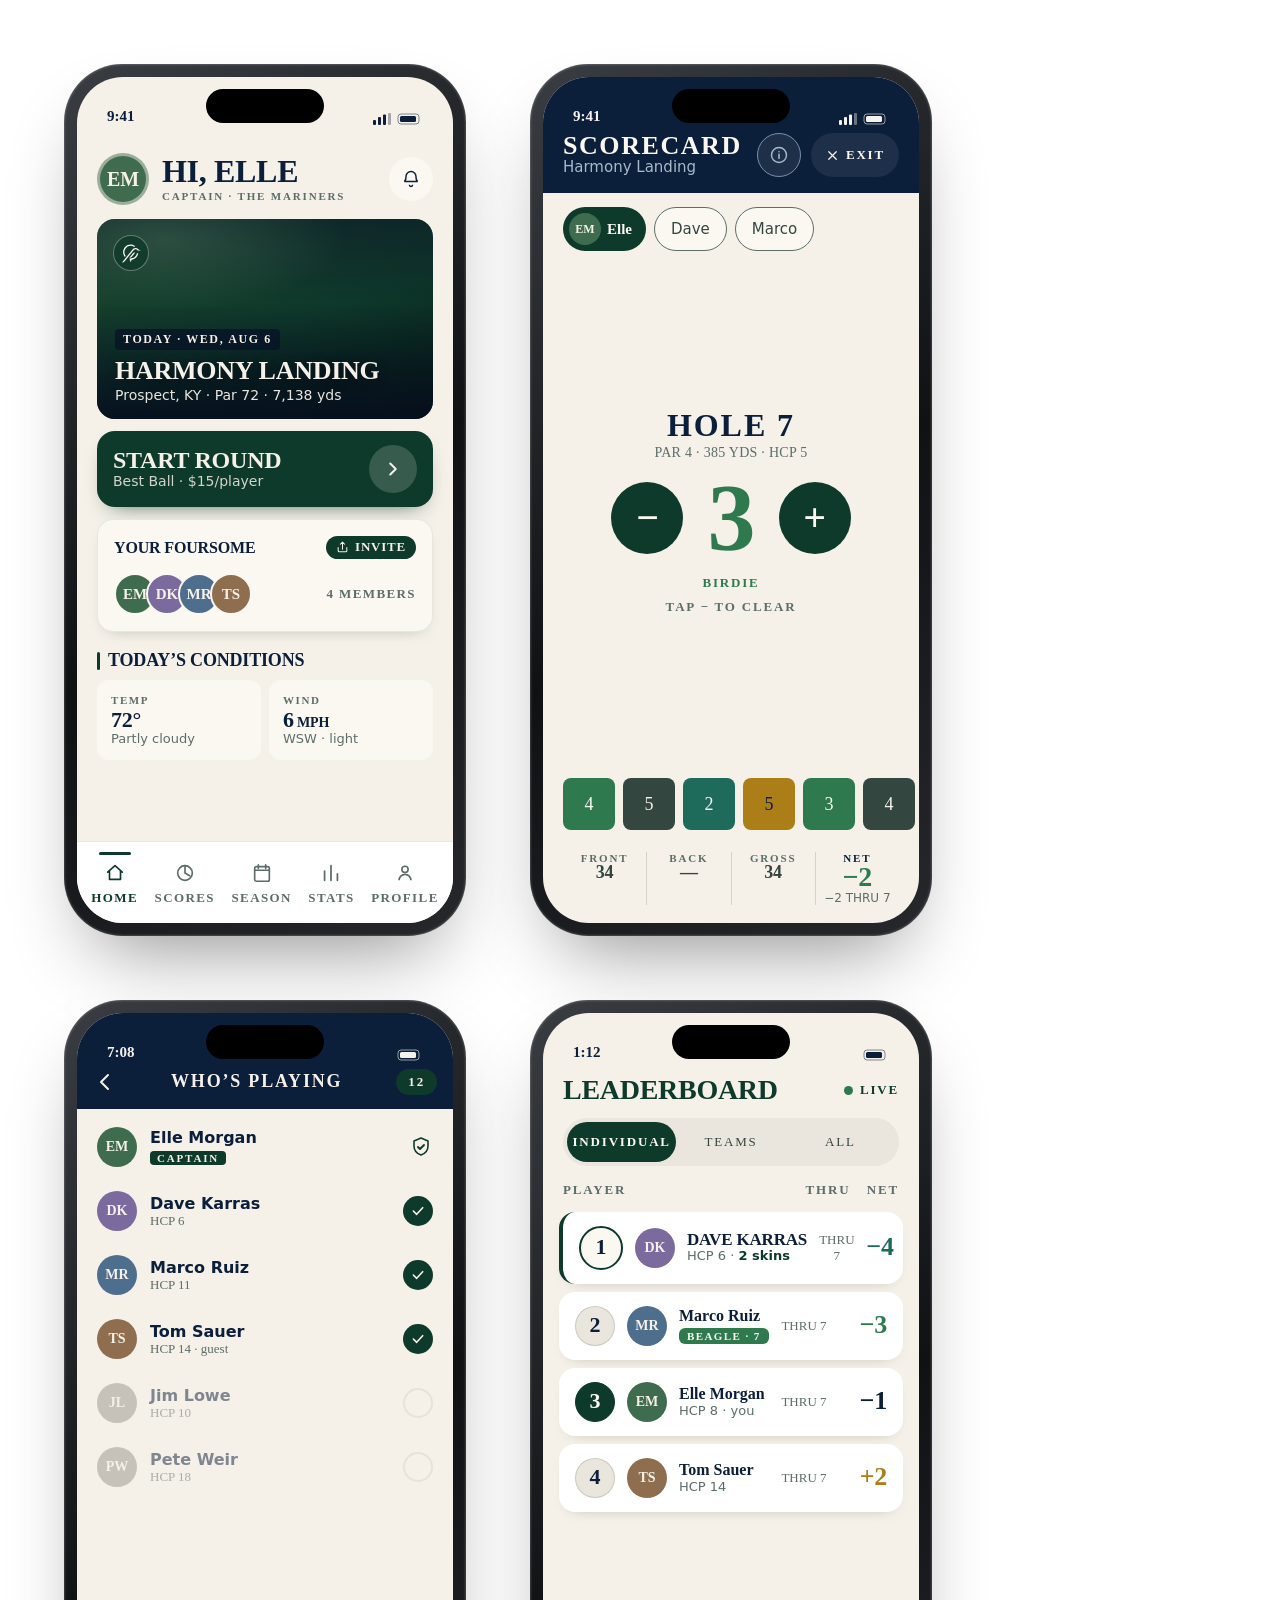
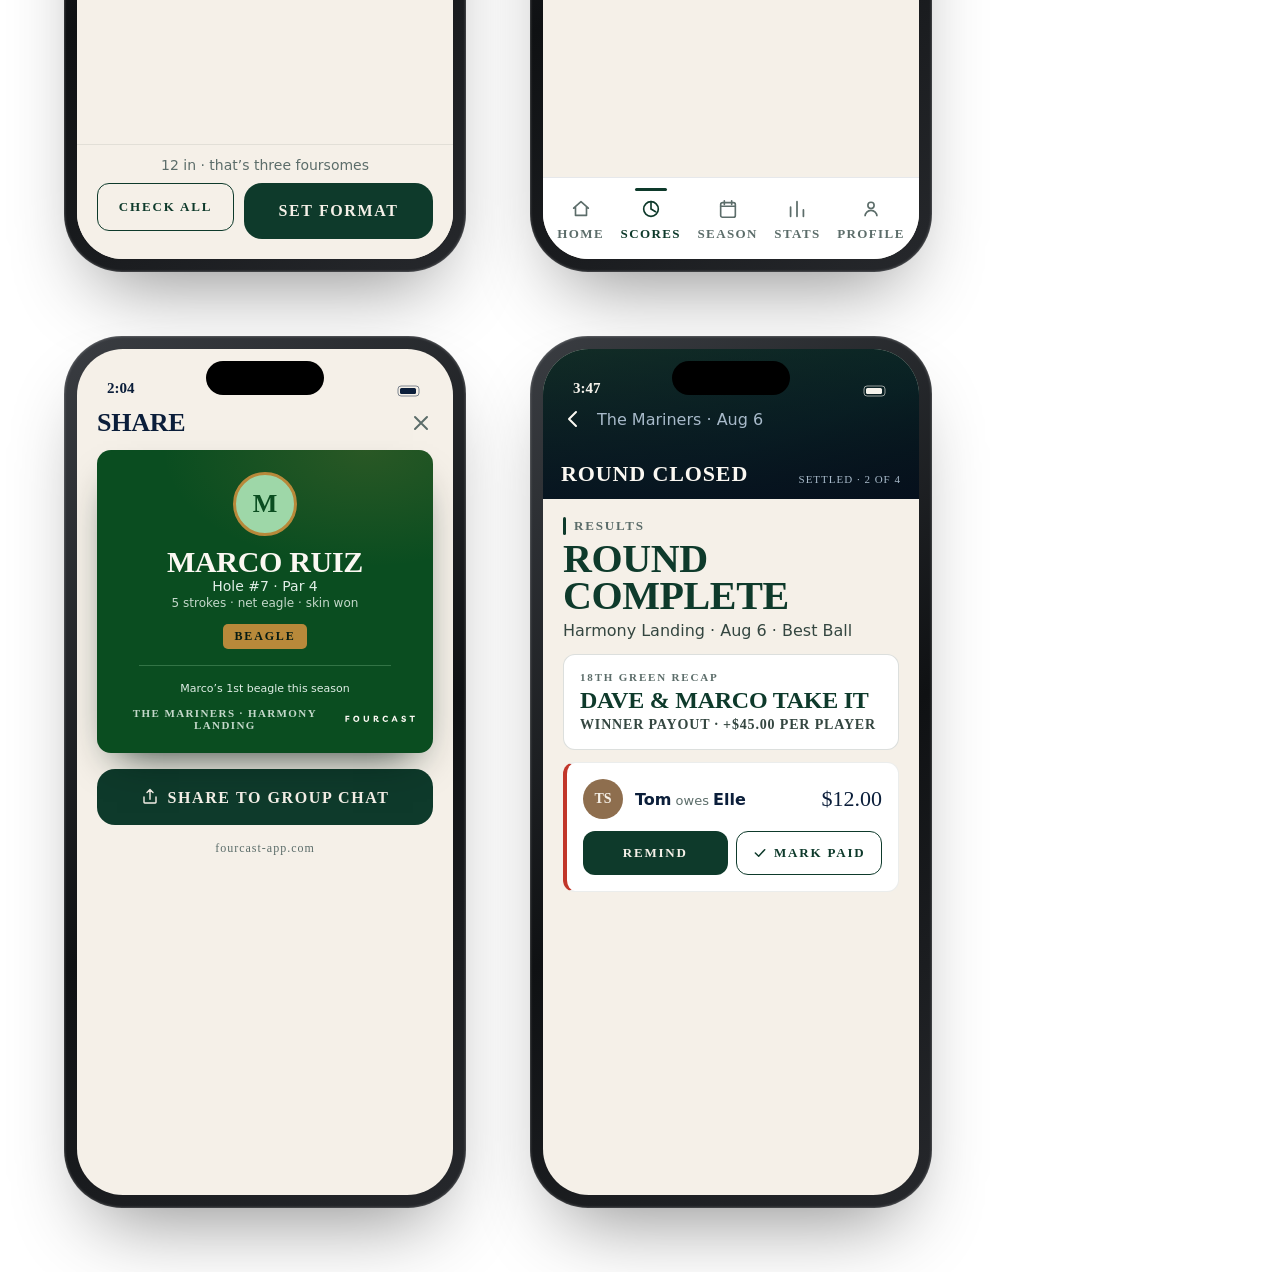
<file: marketing/framer/mockups.html>
<!doctype html>
<html lang="en">
<head>
<meta charset="utf-8" />
<style>
  :root{
    --bone:#F5F0E8; --boneRaised:#FBF8F2; --boneSunk:#EAE6DD; --white:#FFFFFF;
    --pine:#0E3A2B; --pineMid:#1E4A2E; --pineDeep:#061B13;
    --navy:#0B1E3A; --navyDeep:#060E1E; --navyCard:#141B34; --navyRaised:#132A4A;
    --flag:#C1362A; --brass:#B8893A; --brassLight:#D4A84B;
    --eagle:#1E6B5C; --birdie:#2E7A4E; --birdieDk:#9ED7A8; --bogey:#AC7E18; --double:#C53D29;
    --ink:#0B1E3A; --ink2:#344640; --ink3:#5C6D6A; --inkFaint:#A8B4AB;
    --inkNavy:#7890A4; --inkNavyMuted:#A8BACA; --onDark:#F5F2EB;
    --rule:rgba(10,29,20,0.08); --ruleMid:rgba(10,29,20,0.14);
  }
  *{box-sizing:border-box;margin:0;padding:0;-webkit-font-smoothing:antialiased;}
  body{background:#fff;font-family:'Inter',system-ui,sans-serif;}
  .sheet{display:flex;flex-wrap:wrap;gap:64px;padding:64px;align-items:flex-start;}

  /* device */
  .device{width:402px;height:872px;border-radius:58px;padding:13px;
    background:linear-gradient(145deg,#3a3d42,#0f1113 55%,#26282c);
    box-shadow:0 40px 80px -30px rgba(0,0,0,.45),inset 0 0 3px rgba(255,255,255,.4);position:relative;}
  .screen{position:relative;width:100%;height:100%;border-radius:46px;overflow:hidden;
    background:var(--bone);display:flex;flex-direction:column;}
  .island{position:absolute;top:12px;left:50%;transform:translateX(-50%);width:118px;height:34px;background:#000;border-radius:20px;z-index:40;}
  .statusbar{height:56px;flex:0 0 auto;display:flex;align-items:flex-end;justify-content:space-between;
    padding:0 30px 8px;font-size:15px;font-weight:600;color:var(--ink);z-index:30;font-family:'Inter';}
  .statusbar.dark{color:var(--onDark);}
  .sb{display:flex;align-items:center;gap:6px;}

  /* type helpers */
  .disp{font-family:'Barlow Condensed';font-weight:700;text-transform:uppercase;line-height:.95;letter-spacing:-.01em;color:var(--ink);}
  .lbl{font-family:'Inter';font-weight:700;font-size:13px;letter-spacing:1.82px;text-transform:uppercase;}
  .eyebrow{font-family:'Inter';font-weight:700;font-size:11px;letter-spacing:1.82px;text-transform:uppercase;}
  .mono{font-family:'JetBrains Mono';font-variant-numeric:tabular-nums;}
  .body{flex:1 1 auto;overflow:hidden;}
  .pad{padding:0 20px;}

  .tabbar{flex:0 0 auto;height:82px;background:var(--white);border-top:1px solid rgba(11,30,58,.10);
    display:flex;justify-content:space-around;padding:10px 6px 0;}
  .tab{display:flex;flex-direction:column;align-items:center;gap:6px;color:var(--ink3);}
  .tab .lab{font-family:'Barlow Condensed';font-weight:700;font-size:13px;letter-spacing:1.4px;text-transform:uppercase;}
  .tab.active{color:var(--pine);} .tab svg{width:22px;height:22px;}
  .tab .strip{width:32px;height:3px;border-radius:2px;background:transparent;margin-bottom:1px;}
  .tab.active .strip{background:var(--pine);}

  .avatar{border-radius:50%;flex:0 0 auto;display:flex;align-items:center;justify-content:center;
    font-family:'Inter';font-weight:700;color:var(--bone);}
  .pill{display:inline-flex;align-items:center;gap:6px;border-radius:999px;}
  .cardshadow{box-shadow:0 6px 18px -12px rgba(6,27,19,.4);}
  .lbar{width:3px;height:18px;background:var(--pine);border-radius:2px;}
</style>
</head>
<body>
<div class="sheet">

<!-- ===================== 1 · HOME ===================== -->
<div class="device" id="s1"><div class="screen">
  <div class="island"></div>
  <div class="statusbar"><span>9:41</span><span class="sb">
    <svg width="18" height="12" viewBox="0 0 18 12"><rect x="0" y="7" width="3" height="5" rx="1" fill="#0B1E3A"/><rect x="5" y="4" width="3" height="8" rx="1" fill="#0B1E3A"/><rect x="10" y="1.5" width="3" height="10.5" rx="1" fill="#0B1E3A"/><rect x="15" y="0" width="3" height="12" rx="1" fill="#0B1E3A" opacity=".35"/></svg>
    <svg width="26" height="12" viewBox="0 0 26 12"><rect x="1" y="1" width="21" height="10" rx="3" stroke="#0B1E3A" stroke-opacity=".5" fill="none"/><rect x="3" y="3" width="16" height="6" rx="1.5" fill="#0B1E3A"/></svg>
  </span></div>
  <div class="body">
    <!-- greeting -->
    <div class="pad" style="display:flex;align-items:center;gap:13px;padding-top:20px;padding-bottom:14px;">
      <div class="avatar" style="width:52px;height:52px;background:#3F6C4E;font-size:20px;border:3px solid rgba(245,240,232,.5);">EM</div>
      <div style="flex:1;">
        <div class="disp" style="font-size:32px;color:var(--navy);">Hi, Elle</div>
        <div class="eyebrow" style="color:var(--ink3);margin-top:3px;">Captain · The Mariners</div>
      </div>
      <div style="width:44px;height:44px;border-radius:50%;background:var(--boneRaised);display:flex;align-items:center;justify-content:center;">
        <svg width="20" height="20" viewBox="0 0 24 24" fill="none"><path d="M6 9a6 6 0 0 1 12 0c0 5 2 6 2 6H4s2-1 2-6Z" stroke="#0B1E3A" stroke-width="1.7"/><path d="M10 19a2 2 0 0 0 4 0" stroke="#0B1E3A" stroke-width="1.7"/></svg>
      </div>
    </div>
    <!-- hero -->
    <div style="margin:0 20px;height:200px;border-radius:18px;overflow:hidden;position:relative;background:linear-gradient(160deg,#1E4A2E,#0E3A2B 55%,#061B13);">
      <div style="position:absolute;inset:0;background:
          radial-gradient(120% 80% at 20% 10%, rgba(158,215,168,.18), transparent 45%),
          linear-gradient(180deg, rgba(8,18,38,.55) 0%, rgba(8,18,38,.05) 42%, rgba(6,14,30,.92) 100%);"></div>
      <div style="position:absolute;top:16px;left:16px;width:36px;height:36px;border-radius:50%;background:rgba(14,58,43,.78);border:1px solid rgba(245,240,232,.35);display:flex;align-items:center;justify-content:center;">
        <svg viewBox="25 67 1448 1366" width="19" height="19"><path fill="#FBF8F2" d="M 239.351562 1011.988281 C 204.101562 968.167969 175.519531 920.53125 154.558594 869.085938 C 125.980469 799.539062 110.734375 724.277344 110.734375 647.105469 C 110.734375 487.054688 175.519531 342.246094 280.316406 237.449219 C 385.113281 132.652344 529.921875 67.867188 689.976562 67.867188 C 749.042969 67.867188 808.109375 77.394531 865.273438 95.496094 C 921.480469 113.597656 975.785156 140.273438 1024.371094 174.570312 L 967.210938 256.5 C 926.246094 227.921875 882.421875 206.007812 835.738281 190.765625 C 789.054688 176.476562 740.46875 168.855469 690.929688 168.855469 C 558.503906 168.855469 438.464844 222.203125 351.769531 308.898438 C 265.074219 395.59375 211.722656 515.636719 211.722656 648.058594 C 211.722656 711.890625 224.105469 774.769531 247.925781 831.929688 C 263.167969 867.179688 282.222656 901.476562 305.085938 932.917969 L 241.253906 1011.988281 Z M 1263.5 722.371094 C 1245.398438 863.371094 1176.804688 987.21875 1077.722656 1076.773438 C 990.074219 1155.847656 879.5625 1208.246094 757.617188 1222.535156 L 739.515625 1274.933594 L 689.023438 1423.554688 C 654.726562 1322.570312 619.476562 1224.441406 585.179688 1124.410156 C 752.855469 1124.410156 866.226562 1133.933594 1011.035156 1003.414062 C 1090.109375 931.964844 1145.363281 833.835938 1163.464844 722.371094 Z M 1032.945312 680.453125 L 756.664062 1022.46875 C 729.035156 1056.765625 690.929688 1074.867188 647.105469 1074.867188 L 587.085938 1074.867188 L 863.367188 732.851562 C 890.996094 698.554688 929.101562 680.453125 972.925781 680.453125 Z M 1235.871094 541.359375 C 1221.582031 511.824219 1201.574219 487.054688 1176.804688 468 C 1143.460938 442.277344 1102.492188 427.988281 1058.667969 429.890625 C 1020.5625 431.796875 989.121094 441.324219 960.542969 458.472656 C 931.007812 476.574219 904.332031 503.25 877.65625 537.546875 L 217.4375 1354.007812 C 175.519531 1405.453125 118.359375 1433.082031 52.621094 1433.082031 L 25.945312 1433.082031 L 799.535156 475.621094 C 832.878906 432.75 868.128906 398.453125 908.144531 373.683594 C 950.0625 347.960938 997.695312 332.71875 1053.90625 330.8125 C 1121.546875 327.953125 1185.378906 350.820312 1235.871094 389.878906 C 1260.640625 408.933594 1282.554688 431.796875 1300.65625 457.519531 L 1472.140625 495.628906 L 1334.953125 522.304688 L 1234.917969 542.3125 Z"/></svg>
      </div>
      <div style="position:absolute;left:18px;right:18px;bottom:16px;">
        <span class="mono" style="display:inline-block;background:rgba(8,18,38,.78);border-radius:4px;padding:3px 8px;font-size:12px;font-weight:700;letter-spacing:1.6px;color:var(--bone);">TODAY · WED, AUG 6</span>
        <div class="disp" style="font-size:26px;color:var(--bone);margin-top:9px;text-shadow:0 2px 12px rgba(0,0,0,.4);">Harmony Landing</div>
        <div style="font-size:14px;color:rgba(245,240,232,.95);margin-top:3px;">Prospect, KY · Par 72 · 7,138 yds</div>
      </div>
    </div>
    <!-- start round CTA -->
    <div style="margin:12px 20px 0;min-height:74px;border-radius:18px;background:var(--pine);display:flex;align-items:center;justify-content:space-between;padding:14px 16px;box-shadow:0 10px 22px -14px rgba(14,58,43,.9);">
      <div>
        <div class="disp" style="font-size:24px;color:var(--bone);">Start Round</div>
        <div style="font-size:14px;color:rgba(245,240,232,.85);font-weight:500;margin-top:2px;">Best Ball · $15/player</div>
      </div>
      <div style="width:48px;height:48px;border-radius:50%;background:rgba(245,240,232,.18);display:flex;align-items:center;justify-content:center;">
        <svg width="22" height="22" viewBox="0 0 24 24" fill="none"><path d="M9 6l6 6-6 6" stroke="#F5F0E8" stroke-width="2.2" stroke-linecap="round" stroke-linejoin="round"/></svg>
      </div>
    </div>
    <!-- foursome -->
    <div style="margin:12px 20px 0;background:var(--boneRaised);border:1px solid var(--rule);border-radius:16px;padding:16px;" class="cardshadow">
      <div style="display:flex;align-items:center;justify-content:space-between;">
        <div class="disp" style="font-size:16px;color:var(--navy);">Your Foursome</div>
        <span class="pill" style="background:var(--pine);padding:5px 10px;">
          <svg width="13" height="13" viewBox="0 0 24 24" fill="none"><path d="M4 12v6a2 2 0 0 0 2 2h12a2 2 0 0 0 2-2v-6M16 6l-4-4-4 4M12 2v13" stroke="#F5F0E8" stroke-width="1.9" stroke-linecap="round" stroke-linejoin="round"/></svg>
          <span class="disp" style="font-size:13px;color:var(--bone);letter-spacing:.06em;">Invite</span></span>
      </div>
      <div style="display:flex;align-items:center;gap:0;margin-top:14px;">
        <div class="avatar" style="width:42px;height:42px;background:#3F6C4E;font-size:15px;border:2px solid var(--boneRaised);">EM</div>
        <div class="avatar" style="width:42px;height:42px;background:#7A6A9E;font-size:15px;border:2px solid var(--boneRaised);margin-left:-10px;">DK</div>
        <div class="avatar" style="width:42px;height:42px;background:#4E6E8E;font-size:15px;border:2px solid var(--boneRaised);margin-left:-10px;">MR</div>
        <div class="avatar" style="width:42px;height:42px;background:#8E6E4E;font-size:15px;border:2px solid var(--boneRaised);margin-left:-10px;">TS</div>
        <span class="mono" style="margin-left:auto;font-size:13px;font-weight:700;letter-spacing:1.4px;color:var(--ink3);">4 MEMBERS</span>
      </div>
    </div>
    <!-- section -->
    <div class="pad" style="margin-top:20px;display:flex;align-items:center;gap:8px;">
      <div class="lbar"></div><div class="disp" style="font-size:18px;">Today’s Conditions</div>
    </div>
    <div class="pad" style="display:flex;gap:8px;margin-top:10px;">
      <div style="flex:1;background:var(--boneRaised);border-radius:12px;padding:14px;">
        <div class="lbl" style="font-size:11px;letter-spacing:1.6px;color:var(--ink3);">TEMP</div>
        <div class="disp mono" style="font-size:22px;color:var(--ink);margin-top:4px;">72°</div>
        <div style="font-size:13px;color:var(--ink3);">Partly cloudy</div>
      </div>
      <div style="flex:1;background:var(--boneRaised);border-radius:12px;padding:14px;">
        <div class="lbl" style="font-size:11px;letter-spacing:1.6px;color:var(--ink3);">WIND</div>
        <div class="disp mono" style="font-size:22px;color:var(--ink);margin-top:4px;">6<span style="font-size:14px;"> MPH</span></div>
        <div style="font-size:13px;color:var(--ink3);">WSW · light</div>
      </div>
    </div>
  </div>
  <div class="tabbar">
    <div class="tab active"><div class="strip"></div><svg viewBox="0 0 24 24" fill="none"><path d="M4 11l8-7 8 7M6 10v9h12v-9" stroke="#0E3A2B" stroke-width="1.8" stroke-linecap="round" stroke-linejoin="round"/></svg><span class="lab">Home</span></div>
    <div class="tab"><div class="strip"></div><svg viewBox="0 0 24 24" fill="none"><circle cx="12" cy="12" r="8" stroke="#5C6D6A" stroke-width="1.8"/><path d="M12 4v8l5 3" stroke="#5C6D6A" stroke-width="1.8" stroke-linecap="round"/></svg><span class="lab">Scores</span></div>
    <div class="tab"><div class="strip"></div><svg viewBox="0 0 24 24" fill="none"><rect x="4" y="5" width="16" height="16" rx="2" stroke="#5C6D6A" stroke-width="1.8"/><path d="M4 9h16M8 3v4M16 3v4" stroke="#5C6D6A" stroke-width="1.8" stroke-linecap="round"/></svg><span class="lab">Season</span></div>
    <div class="tab"><div class="strip"></div><svg viewBox="0 0 24 24" fill="none"><path d="M5 20V10M12 20V4M19 20v-7" stroke="#5C6D6A" stroke-width="1.9" stroke-linecap="round"/></svg><span class="lab">Stats</span></div>
    <div class="tab"><div class="strip"></div><svg viewBox="0 0 24 24" fill="none"><circle cx="12" cy="8" r="3.4" stroke="#5C6D6A" stroke-width="1.8"/><path d="M5.5 20a6.5 6.5 0 0 1 13 0" stroke="#5C6D6A" stroke-width="1.8"/></svg><span class="lab">Profile</span></div>
  </div>
</div></div>

<!-- ===================== 2 · SCORE ENTRY ===================== -->
<div class="device" id="s2"><div class="screen" style="background:var(--bone);">
  <div class="island"></div>
  <div style="background:var(--navy);">
    <div class="statusbar dark"><span>9:41</span><span class="sb">
      <svg width="18" height="12" viewBox="0 0 18 12"><rect x="0" y="7" width="3" height="5" rx="1" fill="#F5F2EB"/><rect x="5" y="4" width="3" height="8" rx="1" fill="#F5F2EB"/><rect x="10" y="1.5" width="3" height="10.5" rx="1" fill="#F5F2EB"/><rect x="15" y="0" width="3" height="12" rx="1" fill="#F5F2EB" opacity=".4"/></svg>
      <svg width="26" height="12" viewBox="0 0 26 12"><rect x="1" y="1" width="21" height="10" rx="3" stroke="#F5F2EB" stroke-opacity=".6" fill="none"/><rect x="3" y="3" width="16" height="6" rx="1.5" fill="#F5F2EB"/></svg>
    </span></div>
    <div style="display:flex;align-items:center;justify-content:space-between;padding:0 20px 16px;">
      <div>
        <div class="disp" style="font-size:26px;color:var(--boneRaised);letter-spacing:.06em;">Scorecard</div>
        <div style="font-size:15px;color:var(--inkNavyMuted);">Harmony Landing</div>
      </div>
      <div style="display:flex;gap:10px;">
        <div style="width:44px;height:44px;border-radius:50%;background:rgba(255,255,255,.08);border:.5px solid #7890A4;display:flex;align-items:center;justify-content:center;">
          <svg width="20" height="20" viewBox="0 0 24 24" fill="none"><circle cx="12" cy="12" r="9" stroke="#A8BACA" stroke-width="1.7"/><path d="M12 11v5M12 8h.01" stroke="#A8BACA" stroke-width="1.9" stroke-linecap="round"/></svg>
        </div>
        <div class="pill" style="background:rgba(255,255,255,.08);padding:0 14px;height:44px;">
          <svg width="15" height="15" viewBox="0 0 24 24" fill="none"><path d="M6 6l12 12M18 6L6 18" stroke="#F5F2EB" stroke-width="2" stroke-linecap="round"/></svg>
          <span class="lbl" style="color:var(--boneRaised);">Exit</span></div>
      </div>
    </div>
  </div>
  <div class="body" style="display:flex;flex-direction:column;">
    <!-- player toggle -->
    <div style="display:flex;gap:8px;padding:14px 20px 6px;">
      <div class="pill" style="background:var(--pine);padding:6px 14px 6px 6px;height:44px;">
        <div class="avatar" style="width:32px;height:32px;background:#3F6C4E;font-size:12px;">EM</div>
        <span style="font-family:'Inter';font-weight:700;color:var(--boneRaised);font-size:15px;">Elle</span></div>
      <div class="pill" style="background:var(--boneRaised);border:1.5px solid var(--ink3);padding:6px 16px;height:44px;">
        <span style="font-weight:500;color:var(--ink2);font-size:15px;">Dave</span></div>
      <div class="pill" style="background:var(--boneRaised);border:1.5px solid var(--ink3);padding:6px 16px;height:44px;">
        <span style="font-weight:500;color:var(--ink2);font-size:15px;">Marco</span></div>
    </div>
    <!-- hero -->
    <div style="flex:1;display:flex;flex-direction:column;align-items:center;justify-content:center;padding:6px 0;">
      <div class="disp" style="font-size:32px;color:var(--ink);letter-spacing:.06em;">Hole 7</div>
      <div class="mono" style="font-size:14px;color:var(--ink3);margin-top:4px;letter-spacing:.02em;">PAR 4 · 385 YDS · HCP 5</div>
      <div style="display:flex;align-items:center;gap:24px;margin-top:14px;">
        <div style="width:72px;height:72px;border-radius:50%;background:var(--pine);display:flex;align-items:center;justify-content:center;">
          <span class="disp" style="font-size:40px;color:var(--boneRaised);line-height:1;">−</span></div>
        <div class="disp mono" style="font-size:96px;color:var(--birdie);line-height:.9;">3</div>
        <div style="width:72px;height:72px;border-radius:50%;background:var(--pine);display:flex;align-items:center;justify-content:center;">
          <span class="disp" style="font-size:40px;color:var(--boneRaised);line-height:1;">+</span></div>
      </div>
      <div class="lbl" style="color:var(--birdie);margin-top:14px;">Birdie</div>
      <div class="lbl" style="color:var(--ink3);margin-top:8px;font-weight:700;">Tap − to clear</div>
    </div>
    <!-- hole navigator -->
    <div style="display:flex;gap:8px;padding:10px 20px;overflow:hidden;">
      <div class="holetile" style="background:var(--birdie);">4</div>
      <div class="holetile" style="background:var(--ink2);color:#F5F0E8;">5</div>
      <div class="holetile" style="background:var(--eagle);">2</div>
      <div class="holetile" style="background:var(--bogey);color:#0B1E3A;">5</div>
      <div class="holetile" style="background:var(--birdie);">3</div>
      <div class="holetile" style="background:var(--ink2);color:#F5F0E8;">4</div>
      <div class="holetile" style="background:var(--pine);border:2px solid var(--brass);color:var(--boneRaised);">7</div>
      <div class="holetile" style="background:var(--boneRaised);border:1px solid var(--rule);color:var(--ink3);">8</div>
    </div>
    <!-- summary footer -->
    <div style="padding:12px 20px 18px;display:flex;">
      <div class="seg"><div class="lbl" style="font-size:11px;color:var(--ink3);">Front</div><div class="disp mono" style="font-size:18px;color:var(--ink2);">34</div></div>
      <div class="seg" style="border-left:1px solid var(--ruleMid);"><div class="lbl" style="font-size:11px;color:var(--ink3);">Back</div><div class="disp mono" style="font-size:18px;color:var(--ink2);">—</div></div>
      <div class="seg" style="border-left:1px solid var(--ruleMid);"><div class="lbl" style="font-size:11px;color:var(--ink3);">Gross</div><div class="disp mono" style="font-size:18px;color:var(--ink2);">34</div></div>
      <div class="seg" style="border-left:1px solid var(--ruleMid);"><div class="lbl" style="font-size:11px;color:var(--ink);">Net</div><div class="disp mono" style="font-size:28px;color:var(--birdie);">−2</div><div style="font-size:12px;color:var(--ink3);font-weight:500;">−2 THRU 7</div></div>
    </div>
  </div>
</div></div>

<!-- ===================== 3 · CHECK-IN ===================== -->
<div class="device" id="s3"><div class="screen">
  <div class="island"></div>
  <div style="background:var(--navy);">
    <div class="statusbar dark"><span>7:08</span><span class="sb">
      <svg width="26" height="12" viewBox="0 0 26 12"><rect x="1" y="1" width="21" height="10" rx="3" stroke="#F5F2EB" stroke-opacity=".6" fill="none"/><rect x="3" y="3" width="16" height="6" rx="1.5" fill="#F5F2EB"/></svg>
    </span></div>
    <div style="display:flex;align-items:center;justify-content:space-between;padding:0 16px 14px;">
      <svg width="24" height="24" viewBox="0 0 24 24" fill="none"><path d="M15 5l-7 7 7 7" stroke="#F5F0E8" stroke-width="2" stroke-linecap="round" stroke-linejoin="round"/></svg>
      <div class="disp" style="font-size:18px;color:var(--bone);letter-spacing:.1em;">Who’s Playing</div>
      <span class="pill" style="background:var(--pine);padding:5px 12px;"><span class="lbl" style="color:var(--bone);">12</span></span>
    </div>
  </div>
  <div class="body" style="display:flex;flex-direction:column;">
    <div style="flex:1;overflow:hidden;padding-top:6px;">
      <!-- rows -->
      <div class="chkrow"><div class="avatar" style="width:40px;height:40px;background:#3F6C4E;font-size:14px;">EM</div><div style="flex:1;"><div style="font-weight:600;color:var(--ink);font-size:16px;">Elle Morgan</div><span class="pill" style="background:var(--pine);border-radius:4px;padding:1px 7px;margin-top:3px;"><span class="eyebrow" style="color:var(--bone);">Captain</span></span></div><svg width="24" height="24" viewBox="0 0 24 24" fill="none"><path d="M12 3l7 3v5c0 4.5-3 7.6-7 9-4-1.4-7-4.5-7-9V6l7-3z" stroke="#0E3A2B" stroke-width="1.6" stroke-linejoin="round"/><path d="M9 12l2 2 4-4" stroke="#0E3A2B" stroke-width="1.9" stroke-linecap="round" stroke-linejoin="round"/></svg></div>
      <div class="chkrow"><div class="avatar" style="width:40px;height:40px;background:#7A6A9E;font-size:14px;">DK</div><div style="flex:1;"><div style="font-weight:600;color:var(--ink);font-size:16px;">Dave Karras</div><div class="mono" style="font-size:13px;color:var(--ink3);">HCP 6</div></div><div class="chk on"><svg viewBox="0 0 24 24" fill="none"><path d="M5 12l5 5 9-10" stroke="#F5F0E8" stroke-width="2.4" stroke-linecap="round" stroke-linejoin="round"/></svg></div></div>
      <div class="chkrow"><div class="avatar" style="width:40px;height:40px;background:#4E6E8E;font-size:14px;">MR</div><div style="flex:1;"><div style="font-weight:600;color:var(--ink);font-size:16px;">Marco Ruiz</div><div class="mono" style="font-size:13px;color:var(--ink3);">HCP 11</div></div><div class="chk on"><svg viewBox="0 0 24 24" fill="none"><path d="M5 12l5 5 9-10" stroke="#F5F0E8" stroke-width="2.4" stroke-linecap="round" stroke-linejoin="round"/></svg></div></div>
      <div class="chkrow"><div class="avatar" style="width:40px;height:40px;background:#8E6E4E;font-size:14px;">TS</div><div style="flex:1;"><div style="font-weight:600;color:var(--ink);font-size:16px;">Tom Sauer</div><div class="mono" style="font-size:13px;color:var(--ink3);">HCP 14 · guest</div></div><div class="chk on"><svg viewBox="0 0 24 24" fill="none"><path d="M5 12l5 5 9-10" stroke="#F5F0E8" stroke-width="2.4" stroke-linecap="round" stroke-linejoin="round"/></svg></div></div>
      <div class="chkrow" style="opacity:.5;"><div class="avatar" style="width:40px;height:40px;background:#9A968C;font-size:14px;">JL</div><div style="flex:1;"><div style="font-weight:600;color:var(--ink);font-size:16px;">Jim Lowe</div><div class="mono" style="font-size:13px;color:var(--ink3);">HCP 10</div></div><div class="chk off"></div></div>
      <div class="chkrow" style="opacity:.5;"><div class="avatar" style="width:40px;height:40px;background:#9A968C;font-size:14px;">PW</div><div style="flex:1;"><div style="font-weight:600;color:var(--ink);font-size:16px;">Pete Weir</div><div class="mono" style="font-size:13px;color:var(--ink3);">HCP 18</div></div><div class="chk off"></div></div>
    </div>
    <!-- footer -->
    <div style="padding:12px 20px 20px;border-top:1px solid var(--rule);background:var(--bone);">
      <div style="text-align:center;font-size:14px;color:var(--ink3);margin-bottom:10px;">12 in · that’s three foursomes</div>
      <div style="display:flex;gap:10px;">
        <div style="flex:1;height:48px;border:1.5px solid var(--pine);border-radius:12px;display:flex;align-items:center;justify-content:center;"><span class="lbl" style="color:var(--pine);">Check all</span></div>
        <div style="flex:1.4;height:56px;background:var(--pine);border-radius:18px;display:flex;align-items:center;justify-content:center;"><span class="disp" style="font-size:16px;letter-spacing:.1em;color:var(--bone);">Set Format</span></div>
      </div>
    </div>
  </div>
</div></div>

<!-- ===================== 4 · LEADERBOARD ===================== -->
<div class="device" id="s4"><div class="screen">
  <div class="island"></div>
  <div class="statusbar"><span>1:12</span><span class="sb">
    <svg width="26" height="12" viewBox="0 0 26 12"><rect x="1" y="1" width="21" height="10" rx="3" stroke="#0B1E3A" stroke-opacity=".5" fill="none"/><rect x="3" y="3" width="16" height="6" rx="1.5" fill="#0B1E3A"/></svg>
  </span></div>
  <div class="body">
    <div class="pad" style="display:flex;align-items:center;justify-content:space-between;padding-top:8px;">
      <div class="disp" style="font-size:28px;color:var(--pine);">Leaderboard</div>
      <span class="pill" style="gap:7px;"><span style="width:9px;height:9px;border-radius:50%;background:var(--birdie);"></span><span class="lbl" style="color:var(--pine);">Live</span></span>
    </div>
    <!-- segmented -->
    <div class="pad" style="margin-top:14px;">
      <div style="background:var(--boneSunk);border-radius:26px;padding:4px;display:flex;">
        <div style="flex:1;height:40px;border-radius:22px;background:var(--pine);display:flex;align-items:center;justify-content:center;"><span class="lbl" style="color:var(--boneRaised);">Individual</span></div>
        <div style="flex:1;display:flex;align-items:center;justify-content:center;"><span class="lbl" style="color:var(--ink2);font-weight:500;">Teams</span></div>
        <div style="flex:1;display:flex;align-items:center;justify-content:center;"><span class="lbl" style="color:var(--ink2);font-weight:500;">All</span></div>
      </div>
    </div>
    <div class="pad" style="display:flex;margin-top:16px;padding-bottom:6px;">
      <span class="lbl" style="color:var(--ink3);flex:1;">Player</span>
      <span class="lbl" style="color:var(--ink3);width:46px;text-align:center;">Thru</span>
      <span class="lbl" style="color:var(--ink3);width:48px;text-align:right;">Net</span>
    </div>
    <!-- rows -->
    <div class="lbcard" style="border-left:4px solid var(--pine);">
      <div class="rankc" style="width:44px;height:44px;border:2px solid var(--pine);background:var(--boneRaised);"><span class="disp" style="font-size:22px;">1</span></div>
      <div class="avatar" style="width:40px;height:40px;background:#7A6A9E;font-size:14px;">DK</div>
      <div style="flex:1;"><div class="disp" style="font-size:17px;color:var(--ink);white-space:nowrap;">Dave Karras</div><div style="font-size:13px;color:var(--ink3);">HCP 6 · <span style="color:var(--pine);font-weight:700;">2 skins</span></div></div>
      <div style="width:46px;text-align:center;"><div class="mono" style="font-size:13px;color:var(--ink3);">THRU 7</div></div>
      <div style="width:48px;text-align:right;"><div class="disp mono" style="font-size:26px;color:var(--eagle);">−4</div></div>
    </div>
    <div class="lbcard">
      <div class="rankc" style="width:40px;height:40px;background:var(--boneSunk);border:1px solid var(--ruleMid);"><span class="disp" style="font-size:22px;">2</span></div>
      <div class="avatar" style="width:40px;height:40px;background:#4E6E8E;font-size:14px;">MR</div>
      <div style="flex:1;"><div style="font-family:'Inter';font-weight:700;font-size:16px;color:var(--ink);white-space:nowrap;">Marco Ruiz</div><span class="pill" style="background:var(--birdie);border-radius:6px;padding:2px 8px;margin-top:2px;"><span class="eyebrow" style="color:var(--boneRaised);letter-spacing:1.4px;">Beagle · 7</span></span></div>
      <div style="width:46px;text-align:center;"><div class="mono" style="font-size:13px;color:var(--ink3);">THRU 7</div></div>
      <div style="width:48px;text-align:right;"><div class="disp mono" style="font-size:26px;color:var(--birdie);">−3</div></div>
    </div>
    <div class="lbcard">
      <div class="rankc" style="width:40px;height:40px;background:var(--pine);border:1px solid var(--pine);"><span class="disp" style="font-size:22px;color:var(--boneRaised);">3</span></div>
      <div class="avatar" style="width:40px;height:40px;background:#3F6C4E;font-size:14px;">EM</div>
      <div style="flex:1;"><div style="font-family:'Inter';font-weight:700;font-size:16px;color:var(--ink);white-space:nowrap;">Elle Morgan</div><div style="font-size:13px;color:var(--ink3);">HCP 8 · you</div></div>
      <div style="width:46px;text-align:center;"><div class="mono" style="font-size:13px;color:var(--ink3);">THRU 7</div></div>
      <div style="width:48px;text-align:right;"><div class="disp mono" style="font-size:26px;color:var(--ink);">−1</div></div>
    </div>
    <div class="lbcard">
      <div class="rankc" style="width:40px;height:40px;background:var(--boneSunk);border:1px solid var(--ruleMid);"><span class="disp" style="font-size:22px;">4</span></div>
      <div class="avatar" style="width:40px;height:40px;background:#8E6E4E;font-size:14px;">TS</div>
      <div style="flex:1;"><div style="font-family:'Inter';font-weight:700;font-size:16px;color:var(--ink);white-space:nowrap;">Tom Sauer</div><div style="font-size:13px;color:var(--ink3);">HCP 14</div></div>
      <div style="width:46px;text-align:center;"><div class="mono" style="font-size:13px;color:var(--ink3);">THRU 7</div></div>
      <div style="width:48px;text-align:right;"><div class="disp mono" style="font-size:26px;color:var(--bogey);">+2</div></div>
    </div>
  </div>
  <div class="tabbar">
    <div class="tab"><div class="strip"></div><svg viewBox="0 0 24 24" fill="none"><path d="M4 11l8-7 8 7M6 10v9h12v-9" stroke="#5C6D6A" stroke-width="1.8" stroke-linecap="round" stroke-linejoin="round"/></svg><span class="lab">Home</span></div>
    <div class="tab active"><div class="strip"></div><svg viewBox="0 0 24 24" fill="none"><circle cx="12" cy="12" r="8" stroke="#0E3A2B" stroke-width="1.8"/><path d="M12 4v8l5 3" stroke="#0E3A2B" stroke-width="1.8" stroke-linecap="round"/></svg><span class="lab">Scores</span></div>
    <div class="tab"><div class="strip"></div><svg viewBox="0 0 24 24" fill="none"><rect x="4" y="5" width="16" height="16" rx="2" stroke="#5C6D6A" stroke-width="1.8"/><path d="M4 9h16M8 3v4M16 3v4" stroke="#5C6D6A" stroke-width="1.8" stroke-linecap="round"/></svg><span class="lab">Season</span></div>
    <div class="tab"><div class="strip"></div><svg viewBox="0 0 24 24" fill="none"><path d="M5 20V10M12 20V4M19 20v-7" stroke="#5C6D6A" stroke-width="1.9" stroke-linecap="round"/></svg><span class="lab">Stats</span></div>
    <div class="tab"><div class="strip"></div><svg viewBox="0 0 24 24" fill="none"><circle cx="12" cy="8" r="3.4" stroke="#5C6D6A" stroke-width="1.8"/><path d="M5.5 20a6.5 6.5 0 0 1 13 0" stroke="#5C6D6A" stroke-width="1.8"/></svg><span class="lab">Profile</span></div>
  </div>
</div></div>

<!-- ===================== 5 · SHARE CARD (beagle) ===================== -->
<div class="device" id="s5"><div class="screen">
  <div class="island"></div>
  <div class="statusbar"><span>2:04</span><span class="sb">
    <svg width="26" height="12" viewBox="0 0 26 12"><rect x="1" y="1" width="21" height="10" rx="3" stroke="#0B1E3A" stroke-opacity=".5" fill="none"/><rect x="3" y="3" width="16" height="6" rx="1.5" fill="#0B1E3A"/></svg>
  </span></div>
  <div class="body" style="display:flex;flex-direction:column;">
    <div class="pad" style="display:flex;align-items:center;justify-content:space-between;padding-top:6px;">
      <div class="disp" style="font-size:26px;color:var(--ink);">Share</div>
      <svg width="24" height="24" viewBox="0 0 24 24" fill="none"><path d="M6 6l12 12M18 6L6 18" stroke="#5C6D6A" stroke-width="2" stroke-linecap="round"/></svg>
    </div>
    <!-- the exportable share card -->
    <div style="margin:14px 20px 0;background:#0A4D20;border-radius:14px;padding:22px 18px;text-align:center;position:relative;overflow:hidden;box-shadow:0 20px 40px -20px rgba(6,27,19,.9);">
      <div style="position:absolute;inset:0;background:radial-gradient(110% 70% at 80% 0%, rgba(184,137,58,.18), transparent 55%);"></div>
      <div style="position:relative;">
        <div class="avatar" style="width:64px;height:64px;margin:0 auto;background:#9ED7A8;color:#0A4D20;font-size:26px;font-family:'Barlow Condensed';font-weight:700;border:3px solid #B8893A;">M</div>
        <div class="disp" style="font-size:30px;color:#FBF8F2;margin-top:12px;">Marco Ruiz</div>
        <div style="font-size:14px;color:#E0EEE6;margin-top:2px;">Hole #7 · Par 4</div>
        <div style="font-size:12px;color:#C4D8CA;margin-top:2px;">5 strokes · net eagle · skin won</div>
        <span class="pill" style="background:#B8893A;border-radius:5px;padding:5px 12px;margin-top:14px;"><span class="lbl" style="color:#061B13;font-size:12px;">Beagle</span></span>
        <div style="height:1px;background:rgba(158,215,168,.28);margin:16px 24px;"></div>
        <div style="font-size:11px;color:#E0EEE6;">Marco’s 1st beagle this season</div>
        <div style="display:flex;align-items:center;justify-content:center;gap:8px;margin-top:12px;">
          <span class="eyebrow" style="color:#C4D8CA;letter-spacing:1.4px;">The Mariners · Harmony Landing</span>
          <svg viewBox="230 1190 1020 100" width="82" height="8"><g fill="#FBF8F2"><g transform="translate(256.254448, 1279.896662)"><path d="M 63.59375 -68.28125 L 27.234375 -68.28125 L 27.234375 -50.15625 L 61.078125 -50.15625 L 61.078125 -33.359375 L 27.234375 -33.359375 L 27.234375 0 L 8.046875 0 L 8.046875 -85.203125 L 63.59375 -85.203125 Z"/></g><g transform="translate(370.374463, 1279.896662)"><path d="M 47.28125 1.203125 C 38.320312 1.273438 30.640625 -0.363281 24.234375 -3.71875 C 17.835938 -7.082031 12.914062 -11.921875 9.46875 -18.234375 C 6.03125 -24.554688 4.3125 -32.160156 4.3125 -41.046875 C 4.3125 -49.921875 6.128906 -57.773438 9.765625 -64.609375 C 13.410156 -71.453125 18.550781 -76.796875 25.1875 -80.640625 C 31.832031 -84.484375 39.71875 -86.40625 48.84375 -86.40625 C 56.914062 -86.40625 63.992188 -84.644531 70.078125 -81.125 C 76.160156 -77.601562 80.898438 -72.703125 84.296875 -66.421875 C 87.703125 -60.140625 89.40625 -52.757812 89.40625 -44.28125 C 89.40625 -35.15625 87.601562 -27.191406 84 -20.390625 C 80.394531 -13.597656 75.410156 -8.320312 69.046875 -4.5625 C 62.691406 -0.800781 55.4375 1.117188 47.28125 1.203125 Z M 46.5625 -16.203125 C 53.363281 -16.203125 58.882812 -18.660156 63.125 -23.578125 C 67.363281 -28.492188 69.484375 -35.316406 69.484375 -44.046875 C 69.484375 -51.640625 67.5625 -57.695312 63.71875 -62.21875 C 59.875 -66.738281 54.710938 -69 48.234375 -69 C 43.515625 -69 39.351562 -67.835938 35.75 -65.515625 C 32.15625 -63.203125 29.335938 -59.984375 27.296875 -55.859375 C 25.253906 -51.742188 24.234375 -46.925781 24.234375 -41.40625 C 24.234375 -33.40625 26.210938 -27.203125 30.171875 -22.796875 C 34.140625 -18.398438 39.601562 -16.203125 46.5625 -16.203125 Z"/></g><g transform="translate(514.374496, 1279.896662)"><path d="M 63.84375 -85.203125 L 83.28125 -85.203125 L 83.515625 -39.125 C 83.515625 -31.039062 81.992188 -23.957031 78.953125 -17.875 C 75.921875 -11.800781 71.601562 -7.101562 66 -3.78125 C 60.394531 -0.457031 53.796875 1.203125 46.203125 1.203125 C 33.554688 1.203125 23.972656 -1.914062 17.453125 -8.15625 C 10.941406 -14.394531 7.6875 -23.71875 7.6875 -36.125 L 7.6875 -85.203125 L 27.234375 -85.203125 L 27.234375 -37.6875 C 27.234375 -30.082031 28.875 -24.597656 32.15625 -21.234375 C 35.4375 -17.878906 40.035156 -16.203125 45.953125 -16.203125 C 51.796875 -16.203125 56.296875 -18.140625 59.453125 -22.015625 C 62.617188 -25.898438 64.160156 -31.960938 64.078125 -40.203125 Z"/></g><g transform="translate(655.734514, 1279.896662)"><path d="M 79.078125 -18.359375 L 83.640625 -3.234375 C 81.878906 -1.878906 79.617188 -0.800781 76.859375 0 C 74.097656 0.800781 71.28125 1.203125 68.40625 1.203125 C 63.195312 1.203125 58.632812 0.144531 54.71875 -1.96875 C 50.800781 -4.09375 47.5625 -7.195312 45 -11.28125 L 34.796875 -27.59375 C 33.597656 -29.519531 32.414062 -30.863281 31.25 -31.625 C 30.09375 -32.382812 28.753906 -32.800781 27.234375 -32.875 L 27.234375 0 L 8.046875 0 L 8.046875 -85.203125 L 36 -85.203125 C 47.757812 -85.203125 56.578125 -82.84375 62.453125 -78.125 C 68.335938 -73.40625 71.28125 -66.882812 71.28125 -58.5625 C 71.28125 -52 69.257812 -46.632812 65.21875 -42.46875 C 61.175781 -38.3125 56 -35.59375 49.6875 -34.3125 C 52.320312 -33.039062 54.640625 -30.921875 56.640625 -27.953125 L 60.71875 -21.71875 C 63.28125 -17.875 66.640625 -15.953125 70.796875 -15.953125 C 72.316406 -15.953125 73.753906 -16.132812 75.109375 -16.5 C 76.472656 -16.863281 77.796875 -17.484375 79.078125 -18.359375 Z M 34.921875 -69.234375 L 27.234375 -69.234375 L 27.234375 -48.125 L 34.796875 -48.125 C 40.796875 -48.125 45.113281 -48.984375 47.75 -50.703125 C 50.394531 -52.421875 51.71875 -55.117188 51.71875 -58.796875 C 51.71875 -62.472656 50.238281 -65.128906 47.28125 -66.765625 C 44.320312 -68.410156 40.203125 -69.234375 34.921875 -69.234375 Z"/></g><g transform="translate(784.734548, 1279.896662)"><path d="M 83.15625 -16.6875 C 79.632812 -10.925781 74.796875 -6.503906 68.640625 -3.421875 C 62.484375 -0.335938 55.644531 1.203125 48.125 1.203125 C 38.914062 1.203125 31.050781 -0.472656 24.53125 -3.828125 C 18.019531 -7.191406 13.019531 -12.015625 9.53125 -18.296875 C 6.050781 -24.578125 4.3125 -32.117188 4.3125 -40.921875 C 4.3125 -49.960938 6.234375 -57.878906 10.078125 -64.671875 C 13.921875 -71.472656 19.257812 -76.796875 26.09375 -80.640625 C 32.9375 -84.484375 40.835938 -86.40625 49.796875 -86.40625 C 57.640625 -86.40625 64.257812 -84.960938 69.65625 -82.078125 C 75.0625 -79.203125 79.601562 -74.84375 83.28125 -69 L 68.28125 -58.3125 C 66.363281 -62 63.722656 -64.679688 60.359375 -66.359375 C 56.992188 -68.035156 53.394531 -68.875 49.5625 -68.875 C 44.519531 -68.875 40.117188 -67.710938 36.359375 -65.390625 C 32.597656 -63.078125 29.65625 -59.835938 27.53125 -55.671875 C 25.414062 -51.515625 24.359375 -46.71875 24.359375 -41.28125 C 24.359375 -33.363281 26.4375 -27.203125 30.59375 -22.796875 C 34.757812 -18.398438 40.640625 -16.203125 48.234375 -16.203125 C 52.316406 -16.203125 56.175781 -17.179688 59.8125 -19.140625 C 63.457031 -21.097656 66.398438 -24.078125 68.640625 -28.078125 Z"/></g><g transform="translate(916.614559, 1279.896662)"><path d="M -2.875 0 L 34.078125 -85.203125 L 50.515625 -85.203125 L 86.046875 0 L 66.125 0 L 59.28125 -17.40625 L 24.125 -17.40625 L 17.046875 0 Z M 30.84375 -33.71875 L 52.796875 -33.71875 L 42 -61.203125 Z"/></g><g transform="translate(1050.534592, 1279.896662)"><path d="M 35.640625 1.078125 C 25.160156 1.078125 17.039062 -1.160156 11.28125 -5.640625 C 5.519531 -10.117188 2.238281 -16.71875 1.4375 -25.4375 L 19.796875 -28.078125 C 20.273438 -23.921875 21.914062 -20.738281 24.71875 -18.53125 C 27.519531 -16.332031 31.398438 -15.234375 36.359375 -15.234375 C 40.597656 -15.234375 43.859375 -15.972656 46.140625 -17.453125 C 48.421875 -18.941406 49.5625 -21.046875 49.5625 -23.765625 C 49.5625 -26.242188 48.359375 -28.203125 45.953125 -29.640625 C 43.554688 -31.078125 39.597656 -32.4375 34.078125 -33.71875 C 28.160156 -35.15625 23.160156 -36.894531 19.078125 -38.9375 C 14.992188 -40.976562 11.910156 -43.640625 9.828125 -46.921875 C 7.753906 -50.203125 6.71875 -54.363281 6.71875 -59.40625 C 6.71875 -64.675781 8.078125 -69.351562 10.796875 -73.4375 C 13.515625 -77.519531 17.3125 -80.703125 22.1875 -82.984375 C 27.070312 -85.265625 32.71875 -86.40625 39.125 -86.40625 C 47.4375 -86.40625 54.234375 -84.285156 59.515625 -80.046875 C 64.796875 -75.804688 67.835938 -70.003906 68.640625 -62.640625 L 51.484375 -59.765625 C 50.835938 -63.046875 49.351562 -65.582031 47.03125 -67.375 C 44.71875 -69.175781 41.800781 -70.078125 38.28125 -70.078125 C 34.757812 -70.078125 31.914062 -69.253906 29.75 -67.609375 C 27.59375 -65.972656 26.515625 -63.753906 26.515625 -60.953125 C 26.515625 -58.398438 27.554688 -56.34375 29.640625 -54.78125 C 31.722656 -53.21875 35.523438 -51.757812 41.046875 -50.40625 C 46.878906 -48.957031 51.914062 -47.332031 56.15625 -45.53125 C 60.394531 -43.738281 63.65625 -41.28125 65.9375 -38.15625 C 68.21875 -35.039062 69.359375 -30.800781 69.359375 -25.4375 C 69.359375 -20.238281 67.957031 -15.640625 65.15625 -11.640625 C 62.351562 -7.640625 58.410156 -4.519531 53.328125 -2.28125 C 48.253906 -0.0390625 42.359375 1.078125 35.640625 1.078125 Z"/></g><g transform="translate(1172.694677, 1279.896662)"><path d="M 73.6875 -85.203125 L 71.15625 -68.046875 L 45.359375 -68.046875 L 45.359375 0 L 25.6875 0 L 25.6875 -68.046875 L -1.3125 -68.046875 L -1.3125 -85.203125 Z"/></g></g></svg>
        </div>
      </div>
    </div>
    <!-- share actions -->
    <div style="padding:16px 20px 0;">
      <div style="height:56px;background:var(--pine);border-radius:18px;display:flex;align-items:center;justify-content:center;gap:9px;">
        <svg width="18" height="18" viewBox="0 0 24 24" fill="none"><path d="M4 12v7a1 1 0 0 0 1 1h14a1 1 0 0 0 1-1v-7M16 6l-4-4-4 4M12 2v13" stroke="#F5F0E8" stroke-width="1.9" stroke-linecap="round" stroke-linejoin="round"/></svg>
        <span class="disp" style="font-size:16px;letter-spacing:.1em;color:var(--bone);">Share to Group Chat</span></div>
      <div style="text-align:center;margin-top:12px;"><span class="mono" style="font-size:12px;color:var(--ink3);letter-spacing:1px;">fourcast-app.com</span></div>
    </div>
  </div>
</div></div>

<!-- ===================== 6 · SETTLEMENT ===================== -->
<div class="device" id="s6"><div class="screen">
  <div class="island"></div>
  <!-- hero photo + back bar -->
  <div style="position:relative;height:150px;background:linear-gradient(160deg,#1E4A2E,#0E3A2B 60%,#061B13);">
    <div style="position:absolute;inset:0;background:linear-gradient(180deg,rgba(6,14,30,.5),rgba(6,14,30,.85));"></div>
    <div class="statusbar dark" style="position:relative;"><span>3:47</span><span class="sb">
      <svg width="26" height="12" viewBox="0 0 26 12"><rect x="1" y="1" width="21" height="10" rx="3" stroke="#F5F2EB" stroke-opacity=".6" fill="none"/><rect x="3" y="3" width="16" height="6" rx="1.5" fill="#F5F2EB"/></svg>
    </span></div>
    <div style="position:relative;display:flex;align-items:center;gap:12px;padding:2px 18px;">
      <svg width="24" height="24" viewBox="0 0 24 24" fill="none"><path d="M15 5l-7 7 7 7" stroke="#FBF8F2" stroke-width="2" stroke-linecap="round" stroke-linejoin="round"/></svg>
      <span style="font-size:16px;color:var(--inkNavyMuted);font-weight:500;">The Mariners · Aug 6</span>
    </div>
    <div style="position:absolute;left:18px;bottom:14px;right:18px;display:flex;align-items:flex-end;justify-content:space-between;">
      <div><div class="disp mono" style="font-size:22px;color:var(--boneRaised);letter-spacing:.04em;">Round Closed</div></div>
      <div class="mono" style="font-size:11px;letter-spacing:1px;color:var(--inkNavyMuted);white-space:nowrap;">SETTLED · 2 OF 4</div>
    </div>
  </div>
  <div class="body">
    <!-- results hero -->
    <div class="pad" style="display:flex;align-items:center;gap:8px;padding-top:18px;">
      <div class="lbar"></div><span class="lbl" style="color:var(--ink3);">Results</span>
    </div>
    <div class="pad" style="margin-top:6px;">
      <div class="disp" style="font-size:40px;color:var(--pine);line-height:.92;">Round Complete</div>
      <div style="font-size:16px;color:var(--ink2);margin-top:6px;">Harmony Landing · Aug 6 · Best Ball</div>
    </div>
    <!-- closure slab -->
    <div style="margin:14px 20px 0;background:var(--white);border:1px solid var(--ruleMid);border-radius:12px;padding:16px;">
      <div class="eyebrow" style="color:var(--ink3);">18th Green Recap</div>
      <div class="disp" style="font-size:24px;color:var(--pine);margin-top:6px;">Dave & Marco take it</div>
      <div class="lbl" style="color:var(--ink2);margin-top:6px;font-size:14px;letter-spacing:.06em;">Winner payout · +$45.00 per player</div>
    </div>
    <!-- debt card -->
    <div style="margin:12px 20px 0;background:var(--white);border:1px solid var(--rule);border-left:4px solid var(--flag);border-radius:12px;padding:16px;">
      <div style="display:flex;align-items:center;gap:12px;">
        <div class="avatar" style="width:40px;height:40px;background:#8E6E4E;font-size:14px;">TS</div>
        <div style="flex:1;"><span style="font-weight:600;color:var(--navy);font-size:16px;">Tom</span><span style="color:var(--ink3);font-size:13px;"> owes </span><span style="font-weight:600;color:var(--navy);font-size:16px;">Elle</span></div>
        <div class="mono" style="font-size:22px;color:var(--navy);font-weight:500;">$12.00</div>
      </div>
      <div style="display:flex;align-items:center;gap:8px;margin-top:12px;">
        <div style="flex:1;height:44px;background:var(--pine);border-radius:12px;display:flex;align-items:center;justify-content:center;"><span class="lbl" style="color:var(--bone);">Remind</span></div>
        <div style="flex:1;height:44px;border:1.5px solid var(--pine);border-radius:12px;display:flex;align-items:center;justify-content:center;gap:6px;">
          <svg width="16" height="16" viewBox="0 0 24 24" fill="none"><path d="M5 12l5 5 9-10" stroke="#0E3A2B" stroke-width="2.2" stroke-linecap="round" stroke-linejoin="round"/></svg>
          <span class="lbl" style="color:var(--pine);">Mark Paid</span></div>
      </div>
    </div>
  </div>
</div></div>

<style>
  .holetile{width:52px;height:52px;flex:0 0 auto;border-radius:8px;display:flex;align-items:center;justify-content:center;
    font-family:'JetBrains Mono';font-weight:500;font-size:18px;color:#FBF8F2;}
  .seg{flex:1;text-align:center;padding:0 4px;}
  .chkrow{display:flex;align-items:center;gap:13px;padding:12px 20px;}
  .chk{width:30px;height:30px;border-radius:50%;flex:0 0 auto;display:flex;align-items:center;justify-content:center;}
  .chk.on{background:var(--pine);} .chk.off{border:2px solid #D9D5CC;} .chk svg{width:16px;height:16px;}
  .lbcard{margin:8px 16px 0;background:var(--white);border-radius:16px;padding:14px 16px;display:flex;align-items:center;gap:12px;box-shadow:0 6px 16px -12px rgba(6,27,19,.4);}
  .rankc{border-radius:50%;flex:0 0 auto;display:flex;align-items:center;justify-content:center;color:var(--ink);}
</style>
</body>
</html>
</file>
